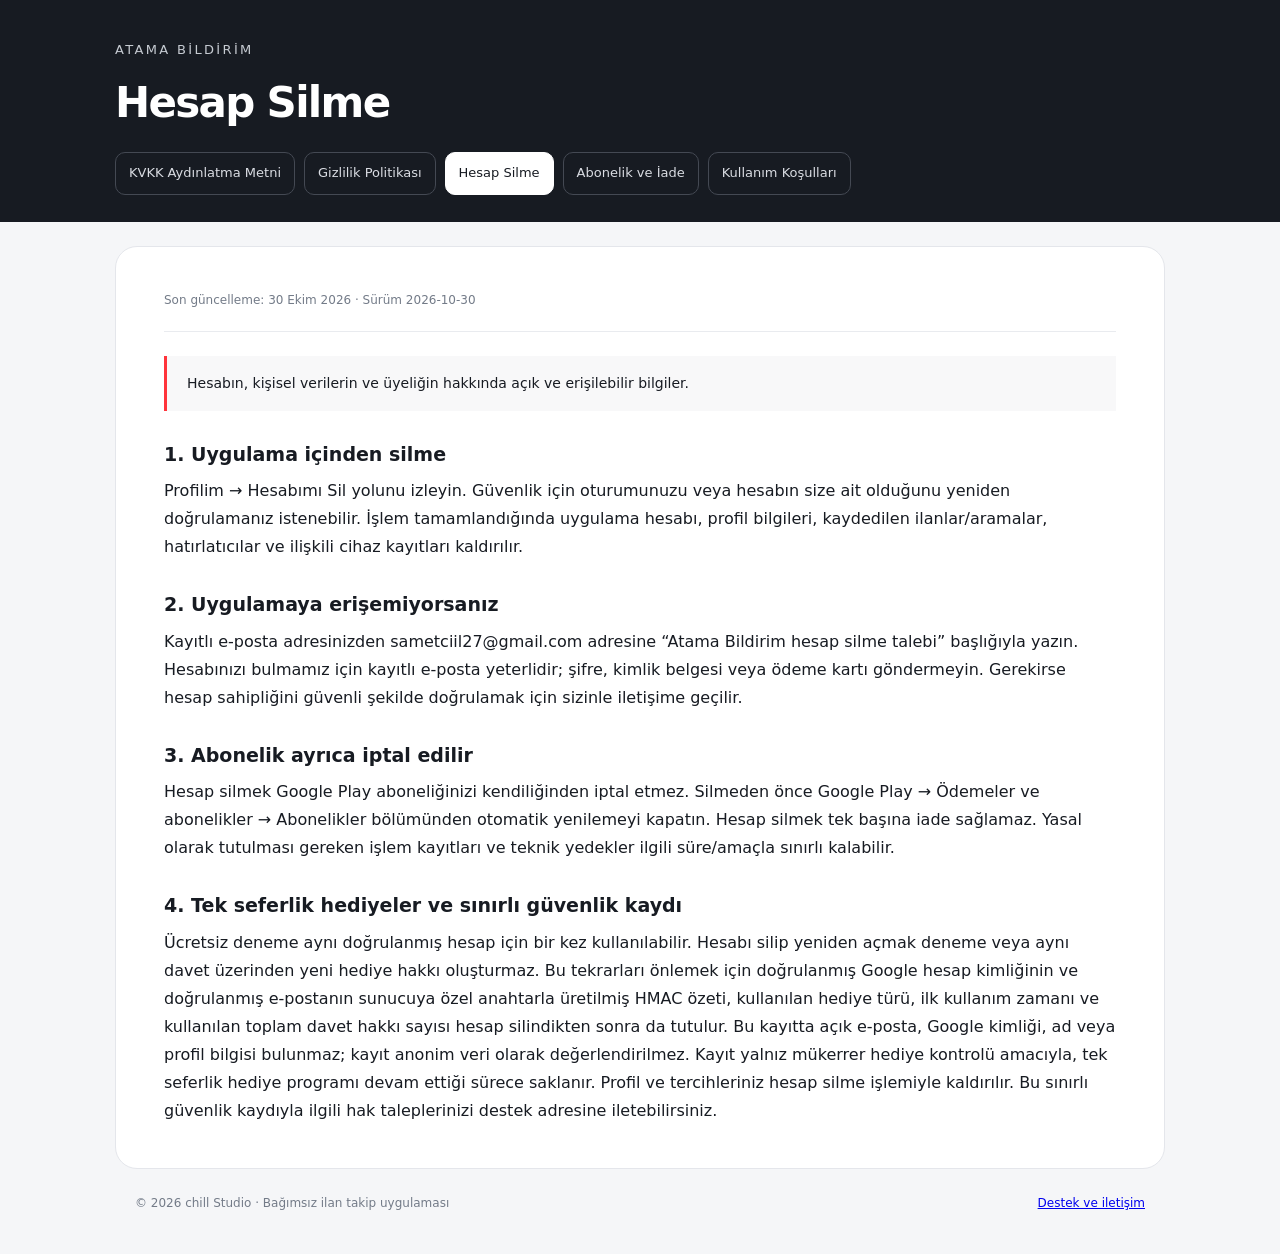
<file: delete-account.html>
<!doctype html><html lang="tr"><head><meta charset="utf-8"><meta name="viewport" content="width=device-width,initial-scale=1"><title>Hesap Silme | Atama Bildirim</title><link rel="stylesheet" href="style.css"></head><body><header><a class="brand" href="index.html">ATAMA BİLDİRİM</a><h1>Hesap Silme</h1><nav aria-label="Yasal sayfalar"><a href="kvkk.html">KVKK Aydınlatma Metni</a><a href="privacy-policy.html">Gizlilik Politikası</a><a href="delete-account.html" aria-current="page">Hesap Silme</a><a href="subscription-terms.html">Abonelik ve İade</a><a href="terms.html">Kullanım Koşulları</a></nav></header><main><p class="meta">Son güncelleme: 30 Ekim 2026 · Sürüm 2026-10-30</p><p class="intro">Hesabın, kişisel verilerin ve üyeliğin hakkında açık ve erişilebilir bilgiler.</p><section><h2>1. Uygulama içinden silme</h2><p>Profilim → Hesabımı Sil yolunu izleyin. Güvenlik için oturumunuzu veya hesabın size ait olduğunu yeniden doğrulamanız istenebilir. İşlem tamamlandığında uygulama hesabı, profil bilgileri, kaydedilen ilanlar/aramalar, hatırlatıcılar ve ilişkili cihaz kayıtları kaldırılır.</p></section><section><h2>2. Uygulamaya erişemiyorsanız</h2><p>Kayıtlı e-posta adresinizden sametciil27@gmail.com adresine “Atama Bildirim hesap silme talebi” başlığıyla yazın. Hesabınızı bulmamız için kayıtlı e-posta yeterlidir; şifre, kimlik belgesi veya ödeme kartı göndermeyin. Gerekirse hesap sahipliğini güvenli şekilde doğrulamak için sizinle iletişime geçilir.</p></section><section><h2>3. Abonelik ayrıca iptal edilir</h2><p>Hesap silmek Google Play aboneliğinizi kendiliğinden iptal etmez. Silmeden önce Google Play → Ödemeler ve abonelikler → Abonelikler bölümünden otomatik yenilemeyi kapatın. Hesap silmek tek başına iade sağlamaz. Yasal olarak tutulması gereken işlem kayıtları ve teknik yedekler ilgili süre/amaçla sınırlı kalabilir.</p></section><section><h2>4. Tek seferlik hediyeler ve sınırlı güvenlik kaydı</h2><p>Ücretsiz deneme aynı doğrulanmış hesap için bir kez kullanılabilir. Hesabı silip yeniden açmak deneme veya aynı davet üzerinden yeni hediye hakkı oluşturmaz. Bu tekrarları önlemek için doğrulanmış Google hesap kimliğinin ve doğrulanmış e-postanın sunucuya özel anahtarla üretilmiş HMAC özeti, kullanılan hediye türü, ilk kullanım zamanı ve kullanılan toplam davet hakkı sayısı hesap silindikten sonra da tutulur. Bu kayıtta açık e-posta, Google kimliği, ad veya profil bilgisi bulunmaz; kayıt anonim veri olarak değerlendirilmez. Kayıt yalnız mükerrer hediye kontrolü amacıyla, tek seferlik hediye programı devam ettiği sürece saklanır. Profil ve tercihleriniz hesap silme işlemiyle kaldırılır. Bu sınırlı güvenlik kaydıyla ilgili hak taleplerinizi destek adresine iletebilirsiniz.</p></section></main><footer><span>© 2026 chill Studio · Bağımsız ilan takip uygulaması</span><a href="mailto:sametciil27@gmail.com">Destek ve iletişim</a></footer></body></html>
</file>
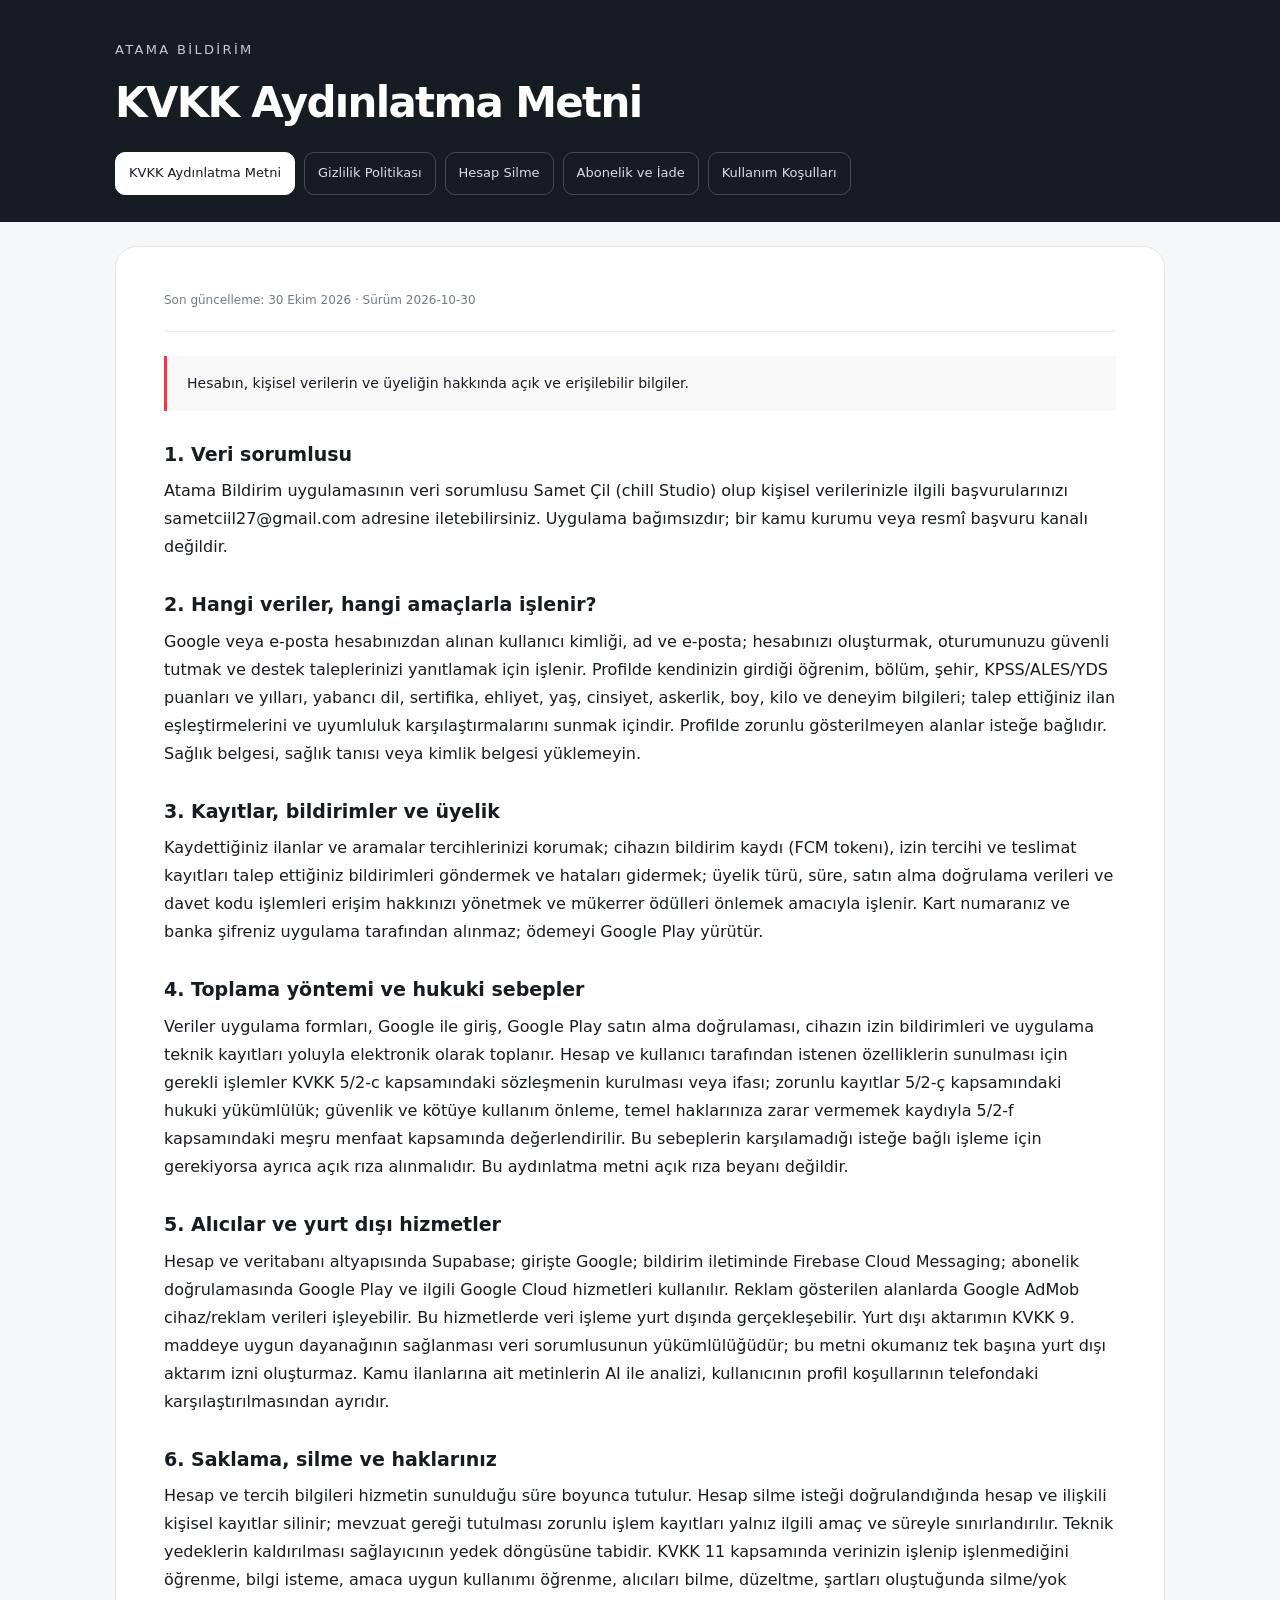
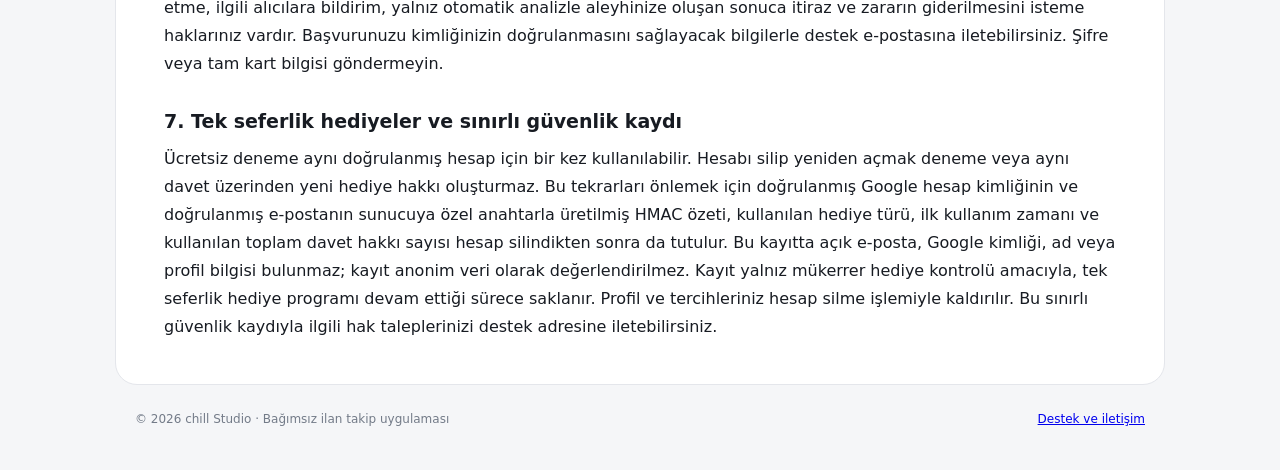
<file: kvkk.html>
<!doctype html><html lang="tr"><head><meta charset="utf-8"><meta name="viewport" content="width=device-width,initial-scale=1"><title>KVKK Aydınlatma Metni | Atama Bildirim</title><link rel="stylesheet" href="style.css"></head><body><header><a class="brand" href="index.html">ATAMA BİLDİRİM</a><h1>KVKK Aydınlatma Metni</h1><nav aria-label="Yasal sayfalar"><a href="kvkk.html" aria-current="page">KVKK Aydınlatma Metni</a><a href="privacy-policy.html">Gizlilik Politikası</a><a href="delete-account.html">Hesap Silme</a><a href="subscription-terms.html">Abonelik ve İade</a><a href="terms.html">Kullanım Koşulları</a></nav></header><main><p class="meta">Son güncelleme: 30 Ekim 2026 · Sürüm 2026-10-30</p><p class="intro">Hesabın, kişisel verilerin ve üyeliğin hakkında açık ve erişilebilir bilgiler.</p><section><h2>1. Veri sorumlusu</h2><p>Atama Bildirim uygulamasının veri sorumlusu Samet Çil (chill Studio) olup kişisel verilerinizle ilgili başvurularınızı sametciil27@gmail.com adresine iletebilirsiniz. Uygulama bağımsızdır; bir kamu kurumu veya resmî başvuru kanalı değildir.</p></section><section><h2>2. Hangi veriler, hangi amaçlarla işlenir?</h2><p>Google veya e-posta hesabınızdan alınan kullanıcı kimliği, ad ve e-posta; hesabınızı oluşturmak, oturumunuzu güvenli tutmak ve destek taleplerinizi yanıtlamak için işlenir. Profilde kendinizin girdiği öğrenim, bölüm, şehir, KPSS/ALES/YDS puanları ve yılları, yabancı dil, sertifika, ehliyet, yaş, cinsiyet, askerlik, boy, kilo ve deneyim bilgileri; talep ettiğiniz ilan eşleştirmelerini ve uyumluluk karşılaştırmalarını sunmak içindir. Profilde zorunlu gösterilmeyen alanlar isteğe bağlıdır. Sağlık belgesi, sağlık tanısı veya kimlik belgesi yüklemeyin.</p></section><section><h2>3. Kayıtlar, bildirimler ve üyelik</h2><p>Kaydettiğiniz ilanlar ve aramalar tercihlerinizi korumak; cihazın bildirim kaydı (FCM tokenı), izin tercihi ve teslimat kayıtları talep ettiğiniz bildirimleri göndermek ve hataları gidermek; üyelik türü, süre, satın alma doğrulama verileri ve davet kodu işlemleri erişim hakkınızı yönetmek ve mükerrer ödülleri önlemek amacıyla işlenir. Kart numaranız ve banka şifreniz uygulama tarafından alınmaz; ödemeyi Google Play yürütür.</p></section><section><h2>4. Toplama yöntemi ve hukuki sebepler</h2><p>Veriler uygulama formları, Google ile giriş, Google Play satın alma doğrulaması, cihazın izin bildirimleri ve uygulama teknik kayıtları yoluyla elektronik olarak toplanır. Hesap ve kullanıcı tarafından istenen özelliklerin sunulması için gerekli işlemler KVKK 5/2-c kapsamındaki sözleşmenin kurulması veya ifası; zorunlu kayıtlar 5/2-ç kapsamındaki hukuki yükümlülük; güvenlik ve kötüye kullanım önleme, temel haklarınıza zarar vermemek kaydıyla 5/2-f kapsamındaki meşru menfaat kapsamında değerlendirilir. Bu sebeplerin karşılamadığı isteğe bağlı işleme için gerekiyorsa ayrıca açık rıza alınmalıdır. Bu aydınlatma metni açık rıza beyanı değildir.</p></section><section><h2>5. Alıcılar ve yurt dışı hizmetler</h2><p>Hesap ve veritabanı altyapısında Supabase; girişte Google; bildirim iletiminde Firebase Cloud Messaging; abonelik doğrulamasında Google Play ve ilgili Google Cloud hizmetleri kullanılır. Reklam gösterilen alanlarda Google AdMob cihaz/reklam verileri işleyebilir. Bu hizmetlerde veri işleme yurt dışında gerçekleşebilir. Yurt dışı aktarımın KVKK 9. maddeye uygun dayanağının sağlanması veri sorumlusunun yükümlülüğüdür; bu metni okumanız tek başına yurt dışı aktarım izni oluşturmaz. Kamu ilanlarına ait metinlerin AI ile analizi, kullanıcının profil koşullarının telefondaki karşılaştırılmasından ayrıdır.</p></section><section><h2>6. Saklama, silme ve haklarınız</h2><p>Hesap ve tercih bilgileri hizmetin sunulduğu süre boyunca tutulur. Hesap silme isteği doğrulandığında hesap ve ilişkili kişisel kayıtlar silinir; mevzuat gereği tutulması zorunlu işlem kayıtları yalnız ilgili amaç ve süreyle sınırlandırılır. Teknik yedeklerin kaldırılması sağlayıcının yedek döngüsüne tabidir. KVKK 11 kapsamında verinizin işlenip işlenmediğini öğrenme, bilgi isteme, amaca uygun kullanımı öğrenme, alıcıları bilme, düzeltme, şartları oluştuğunda silme/yok etme, ilgili alıcılara bildirim, yalnız otomatik analizle aleyhinize oluşan sonuca itiraz ve zararın giderilmesini isteme haklarınız vardır. Başvurunuzu kimliğinizin doğrulanmasını sağlayacak bilgilerle destek e-postasına iletebilirsiniz. Şifre veya tam kart bilgisi göndermeyin.</p></section><section><h2>7. Tek seferlik hediyeler ve sınırlı güvenlik kaydı</h2><p>Ücretsiz deneme aynı doğrulanmış hesap için bir kez kullanılabilir. Hesabı silip yeniden açmak deneme veya aynı davet üzerinden yeni hediye hakkı oluşturmaz. Bu tekrarları önlemek için doğrulanmış Google hesap kimliğinin ve doğrulanmış e-postanın sunucuya özel anahtarla üretilmiş HMAC özeti, kullanılan hediye türü, ilk kullanım zamanı ve kullanılan toplam davet hakkı sayısı hesap silindikten sonra da tutulur. Bu kayıtta açık e-posta, Google kimliği, ad veya profil bilgisi bulunmaz; kayıt anonim veri olarak değerlendirilmez. Kayıt yalnız mükerrer hediye kontrolü amacıyla, tek seferlik hediye programı devam ettiği sürece saklanır. Profil ve tercihleriniz hesap silme işlemiyle kaldırılır. Bu sınırlı güvenlik kaydıyla ilgili hak taleplerinizi destek adresine iletebilirsiniz.</p></section></main><footer><span>© 2026 chill Studio · Bağımsız ilan takip uygulaması</span><a href="mailto:sametciil27@gmail.com">Destek ve iletişim</a></footer></body></html>
</file>
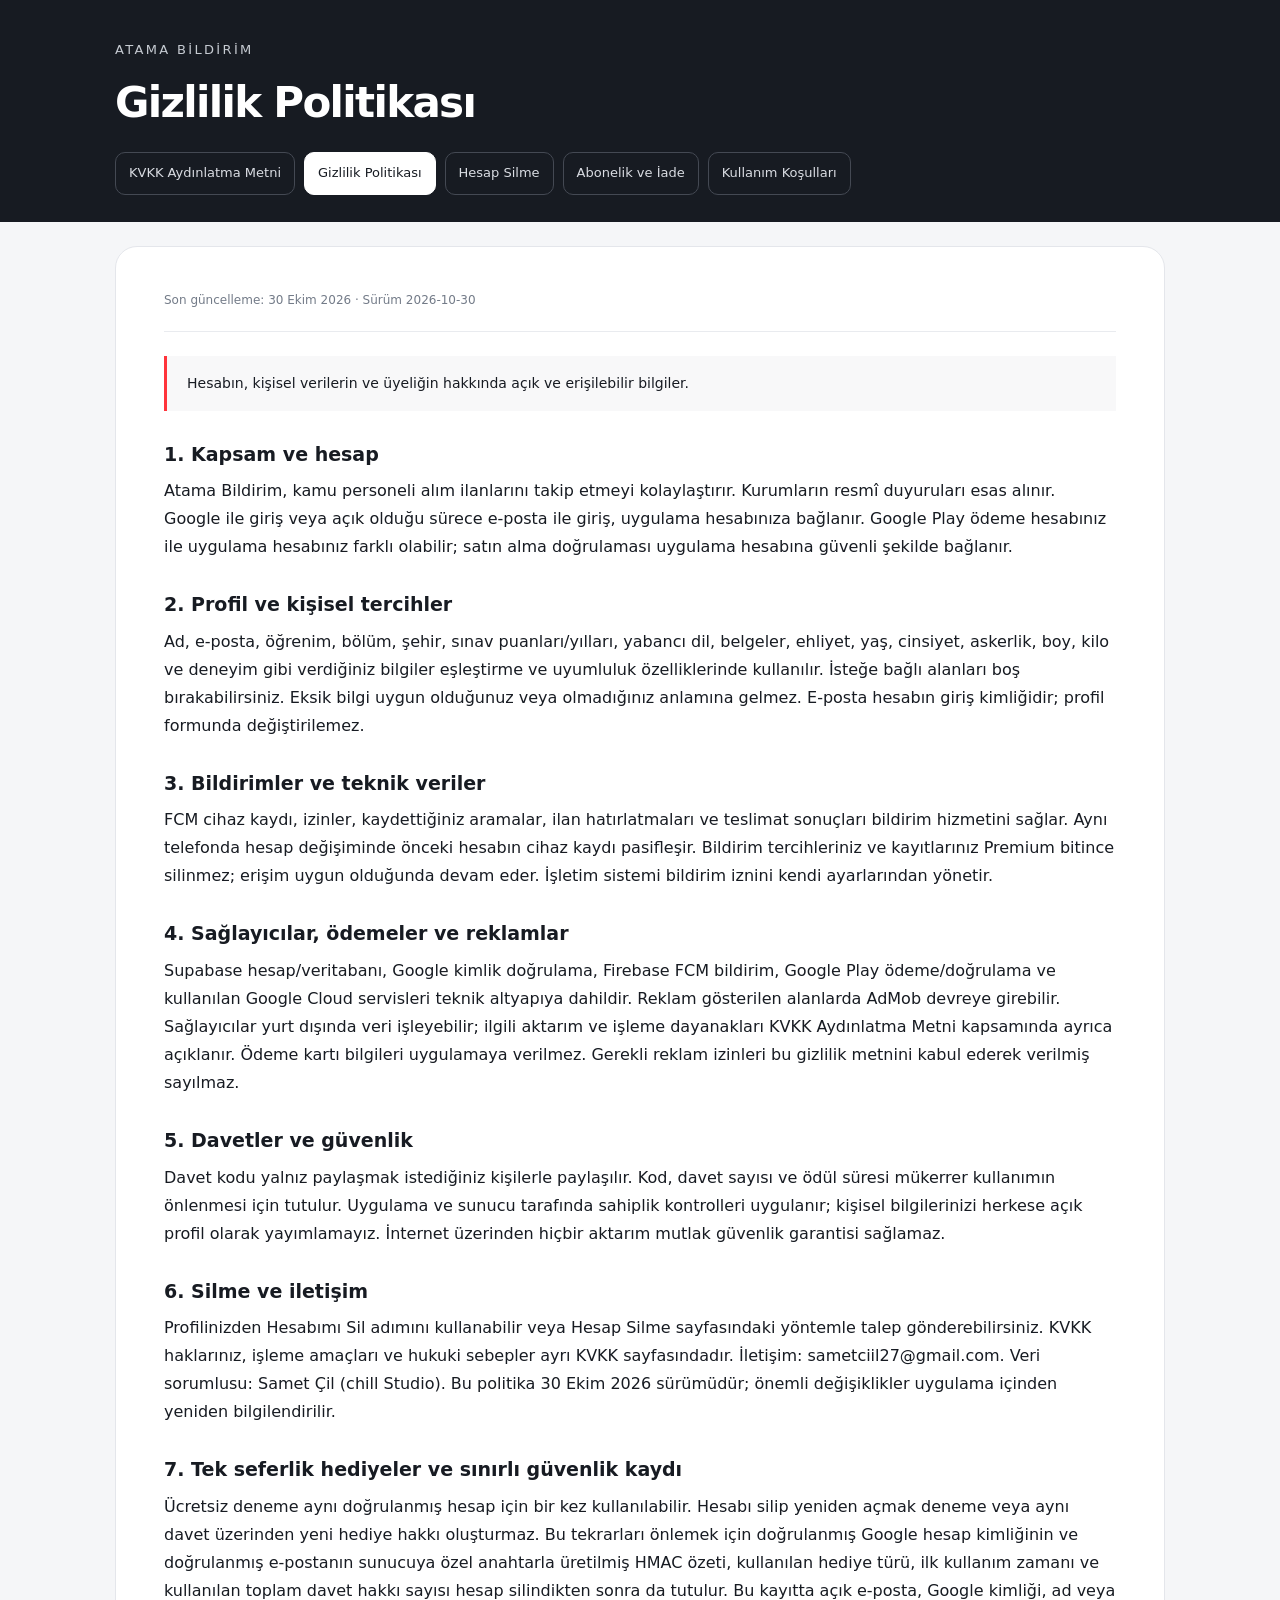
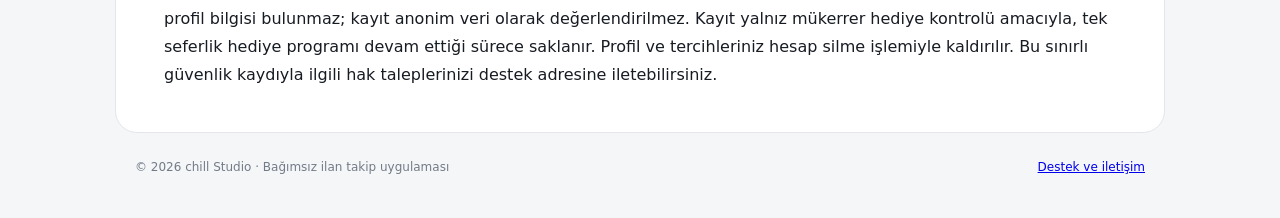
<file: privacy-policy.html>
<!doctype html><html lang="tr"><head><meta charset="utf-8"><meta name="viewport" content="width=device-width,initial-scale=1"><title>Gizlilik Politikası | Atama Bildirim</title><link rel="stylesheet" href="style.css"></head><body><header><a class="brand" href="index.html">ATAMA BİLDİRİM</a><h1>Gizlilik Politikası</h1><nav aria-label="Yasal sayfalar"><a href="kvkk.html">KVKK Aydınlatma Metni</a><a href="privacy-policy.html" aria-current="page">Gizlilik Politikası</a><a href="delete-account.html">Hesap Silme</a><a href="subscription-terms.html">Abonelik ve İade</a><a href="terms.html">Kullanım Koşulları</a></nav></header><main><p class="meta">Son güncelleme: 30 Ekim 2026 · Sürüm 2026-10-30</p><p class="intro">Hesabın, kişisel verilerin ve üyeliğin hakkında açık ve erişilebilir bilgiler.</p><section><h2>1. Kapsam ve hesap</h2><p>Atama Bildirim, kamu personeli alım ilanlarını takip etmeyi kolaylaştırır. Kurumların resmî duyuruları esas alınır. Google ile giriş veya açık olduğu sürece e-posta ile giriş, uygulama hesabınıza bağlanır. Google Play ödeme hesabınız ile uygulama hesabınız farklı olabilir; satın alma doğrulaması uygulama hesabına güvenli şekilde bağlanır.</p></section><section><h2>2. Profil ve kişisel tercihler</h2><p>Ad, e-posta, öğrenim, bölüm, şehir, sınav puanları/yılları, yabancı dil, belgeler, ehliyet, yaş, cinsiyet, askerlik, boy, kilo ve deneyim gibi verdiğiniz bilgiler eşleştirme ve uyumluluk özelliklerinde kullanılır. İsteğe bağlı alanları boş bırakabilirsiniz. Eksik bilgi uygun olduğunuz veya olmadığınız anlamına gelmez. E-posta hesabın giriş kimliğidir; profil formunda değiştirilemez.</p></section><section><h2>3. Bildirimler ve teknik veriler</h2><p>FCM cihaz kaydı, izinler, kaydettiğiniz aramalar, ilan hatırlatmaları ve teslimat sonuçları bildirim hizmetini sağlar. Aynı telefonda hesap değişiminde önceki hesabın cihaz kaydı pasifleşir. Bildirim tercihleriniz ve kayıtlarınız Premium bitince silinmez; erişim uygun olduğunda devam eder. İşletim sistemi bildirim iznini kendi ayarlarından yönetir.</p></section><section><h2>4. Sağlayıcılar, ödemeler ve reklamlar</h2><p>Supabase hesap/veritabanı, Google kimlik doğrulama, Firebase FCM bildirim, Google Play ödeme/doğrulama ve kullanılan Google Cloud servisleri teknik altyapıya dahildir. Reklam gösterilen alanlarda AdMob devreye girebilir. Sağlayıcılar yurt dışında veri işleyebilir; ilgili aktarım ve işleme dayanakları KVKK Aydınlatma Metni kapsamında ayrıca açıklanır. Ödeme kartı bilgileri uygulamaya verilmez. Gerekli reklam izinleri bu gizlilik metnini kabul ederek verilmiş sayılmaz.</p></section><section><h2>5. Davetler ve güvenlik</h2><p>Davet kodu yalnız paylaşmak istediğiniz kişilerle paylaşılır. Kod, davet sayısı ve ödül süresi mükerrer kullanımın önlenmesi için tutulur. Uygulama ve sunucu tarafında sahiplik kontrolleri uygulanır; kişisel bilgilerinizi herkese açık profil olarak yayımlamayız. İnternet üzerinden hiçbir aktarım mutlak güvenlik garantisi sağlamaz.</p></section><section><h2>6. Silme ve iletişim</h2><p>Profilinizden Hesabımı Sil adımını kullanabilir veya Hesap Silme sayfasındaki yöntemle talep gönderebilirsiniz. KVKK haklarınız, işleme amaçları ve hukuki sebepler ayrı KVKK sayfasındadır. İletişim: sametciil27@gmail.com. Veri sorumlusu: Samet Çil (chill Studio). Bu politika 30 Ekim 2026 sürümüdür; önemli değişiklikler uygulama içinden yeniden bilgilendirilir.</p></section><section><h2>7. Tek seferlik hediyeler ve sınırlı güvenlik kaydı</h2><p>Ücretsiz deneme aynı doğrulanmış hesap için bir kez kullanılabilir. Hesabı silip yeniden açmak deneme veya aynı davet üzerinden yeni hediye hakkı oluşturmaz. Bu tekrarları önlemek için doğrulanmış Google hesap kimliğinin ve doğrulanmış e-postanın sunucuya özel anahtarla üretilmiş HMAC özeti, kullanılan hediye türü, ilk kullanım zamanı ve kullanılan toplam davet hakkı sayısı hesap silindikten sonra da tutulur. Bu kayıtta açık e-posta, Google kimliği, ad veya profil bilgisi bulunmaz; kayıt anonim veri olarak değerlendirilmez. Kayıt yalnız mükerrer hediye kontrolü amacıyla, tek seferlik hediye programı devam ettiği sürece saklanır. Profil ve tercihleriniz hesap silme işlemiyle kaldırılır. Bu sınırlı güvenlik kaydıyla ilgili hak taleplerinizi destek adresine iletebilirsiniz.</p></section></main><footer><span>© 2026 chill Studio · Bağımsız ilan takip uygulaması</span><a href="mailto:sametciil27@gmail.com">Destek ve iletişim</a></footer></body></html>
</file>
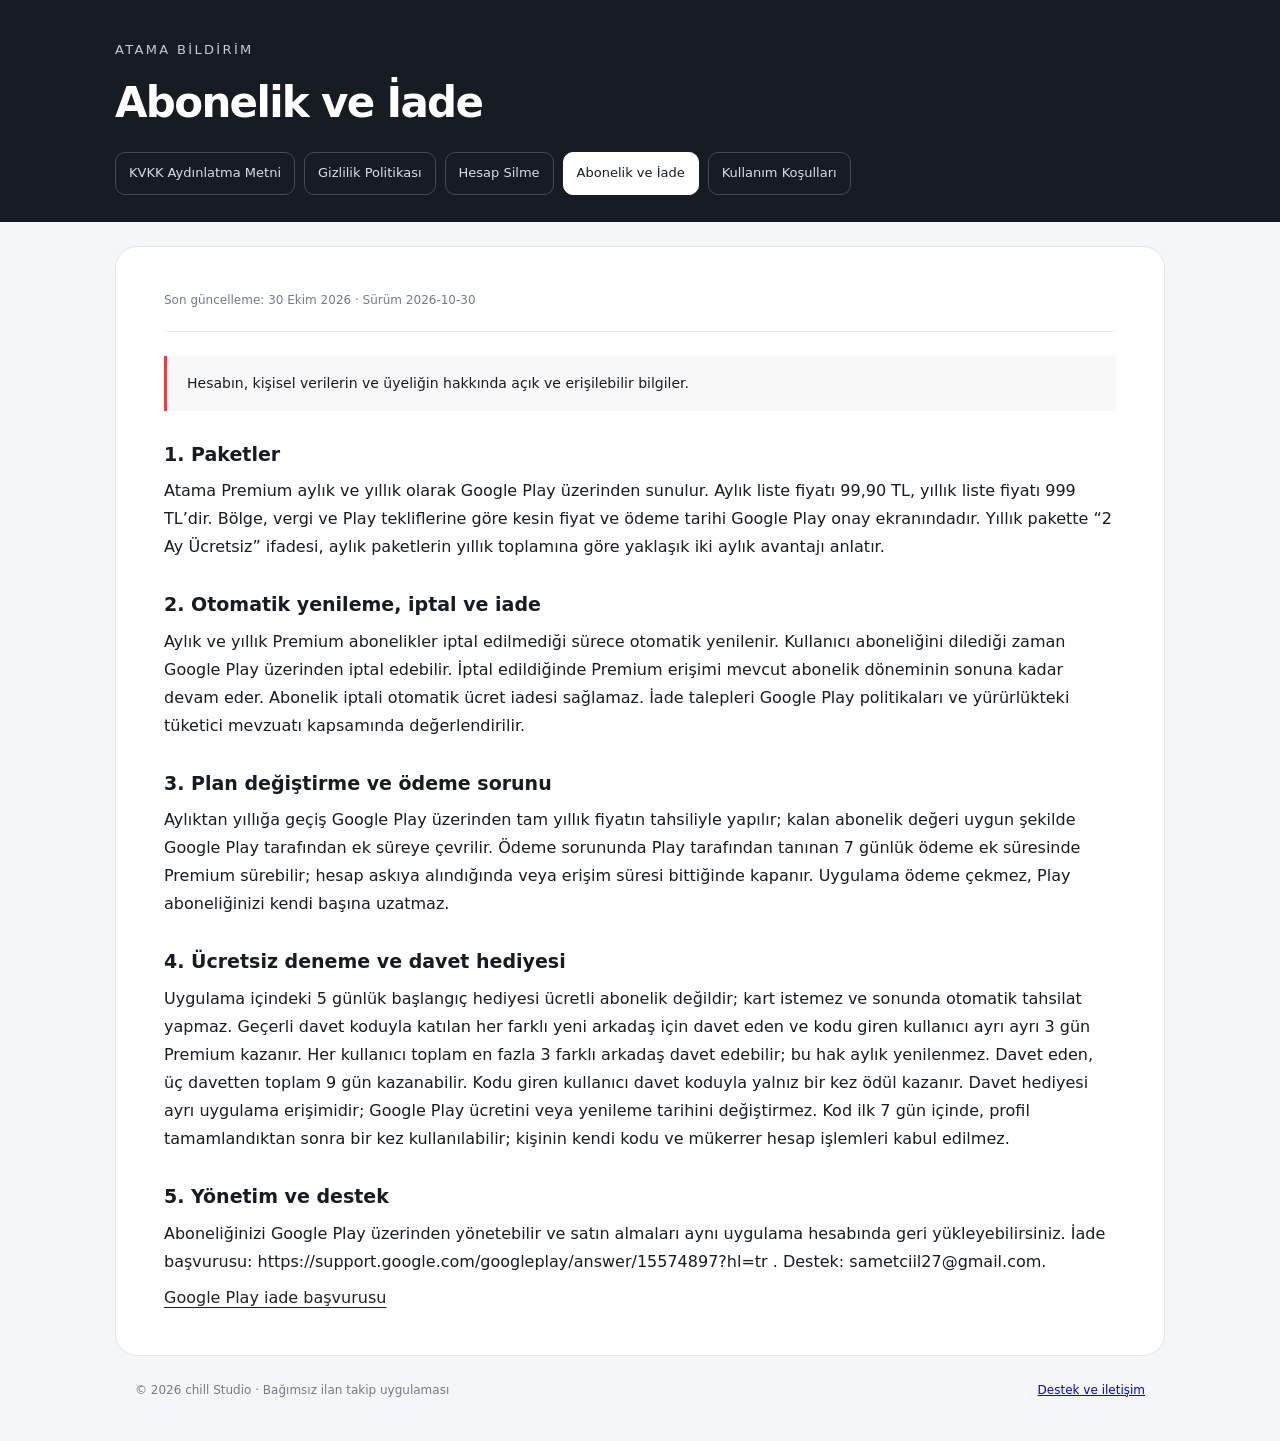
<file: subscription-terms.html>
<!doctype html><html lang="tr"><head><meta charset="utf-8"><meta name="viewport" content="width=device-width,initial-scale=1"><title>Abonelik ve İade | Atama Bildirim</title><link rel="stylesheet" href="style.css"></head><body><header><a class="brand" href="index.html">ATAMA BİLDİRİM</a><h1>Abonelik ve İade</h1><nav aria-label="Yasal sayfalar"><a href="kvkk.html">KVKK Aydınlatma Metni</a><a href="privacy-policy.html">Gizlilik Politikası</a><a href="delete-account.html">Hesap Silme</a><a href="subscription-terms.html" aria-current="page">Abonelik ve İade</a><a href="terms.html">Kullanım Koşulları</a></nav></header><main><p class="meta">Son güncelleme: 30 Ekim 2026 · Sürüm 2026-10-30</p><p class="intro">Hesabın, kişisel verilerin ve üyeliğin hakkında açık ve erişilebilir bilgiler.</p><section><h2>1. Paketler</h2><p>Atama Premium aylık ve yıllık olarak Google Play üzerinden sunulur. Aylık liste fiyatı 99,90 TL, yıllık liste fiyatı 999 TL’dir. Bölge, vergi ve Play tekliflerine göre kesin fiyat ve ödeme tarihi Google Play onay ekranındadır. Yıllık pakette “2 Ay Ücretsiz” ifadesi, aylık paketlerin yıllık toplamına göre yaklaşık iki aylık avantajı anlatır.</p></section><section><h2>2. Otomatik yenileme, iptal ve iade</h2><p>Aylık ve yıllık Premium abonelikler iptal edilmediği sürece otomatik yenilenir. Kullanıcı aboneliğini dilediği zaman Google Play üzerinden iptal edebilir. İptal edildiğinde Premium erişimi mevcut abonelik döneminin sonuna kadar devam eder. Abonelik iptali otomatik ücret iadesi sağlamaz. İade talepleri Google Play politikaları ve yürürlükteki tüketici mevzuatı kapsamında değerlendirilir.</p></section><section><h2>3. Plan değiştirme ve ödeme sorunu</h2><p>Aylıktan yıllığa geçiş Google Play üzerinden tam yıllık fiyatın tahsiliyle yapılır; kalan abonelik değeri uygun şekilde Google Play tarafından ek süreye çevrilir. Ödeme sorununda Play tarafından tanınan 7 günlük ödeme ek süresinde Premium sürebilir; hesap askıya alındığında veya erişim süresi bittiğinde kapanır. Uygulama ödeme çekmez, Play aboneliğinizi kendi başına uzatmaz.</p></section><section><h2>4. Ücretsiz deneme ve davet hediyesi</h2><p>Uygulama içindeki 5 günlük başlangıç hediyesi ücretli abonelik değildir; kart istemez ve sonunda otomatik tahsilat yapmaz. Geçerli davet koduyla katılan her farklı yeni arkadaş için davet eden ve kodu giren kullanıcı ayrı ayrı 3 gün Premium kazanır. Her kullanıcı toplam en fazla 3 farklı arkadaş davet edebilir; bu hak aylık yenilenmez. Davet eden, üç davetten toplam 9 gün kazanabilir. Kodu giren kullanıcı davet koduyla yalnız bir kez ödül kazanır. Davet hediyesi ayrı uygulama erişimidir; Google Play ücretini veya yenileme tarihini değiştirmez. Kod ilk 7 gün içinde, profil tamamlandıktan sonra bir kez kullanılabilir; kişinin kendi kodu ve mükerrer hesap işlemleri kabul edilmez.</p></section><section><h2>5. Yönetim ve destek</h2><p>Aboneliğinizi Google Play üzerinden yönetebilir ve satın almaları aynı uygulama hesabında geri yükleyebilirsiniz. İade başvurusu: https://support.google.com/googleplay/answer/15574897?hl=tr . Destek: sametciil27@gmail.com.</p></section><p><a href="https://support.google.com/googleplay/answer/15574897?hl=tr" rel="noopener">Google Play iade başvurusu</a></p></main><footer><span>© 2026 chill Studio · Bağımsız ilan takip uygulaması</span><a href="mailto:sametciil27@gmail.com">Destek ve iletişim</a></footer></body></html>
</file>
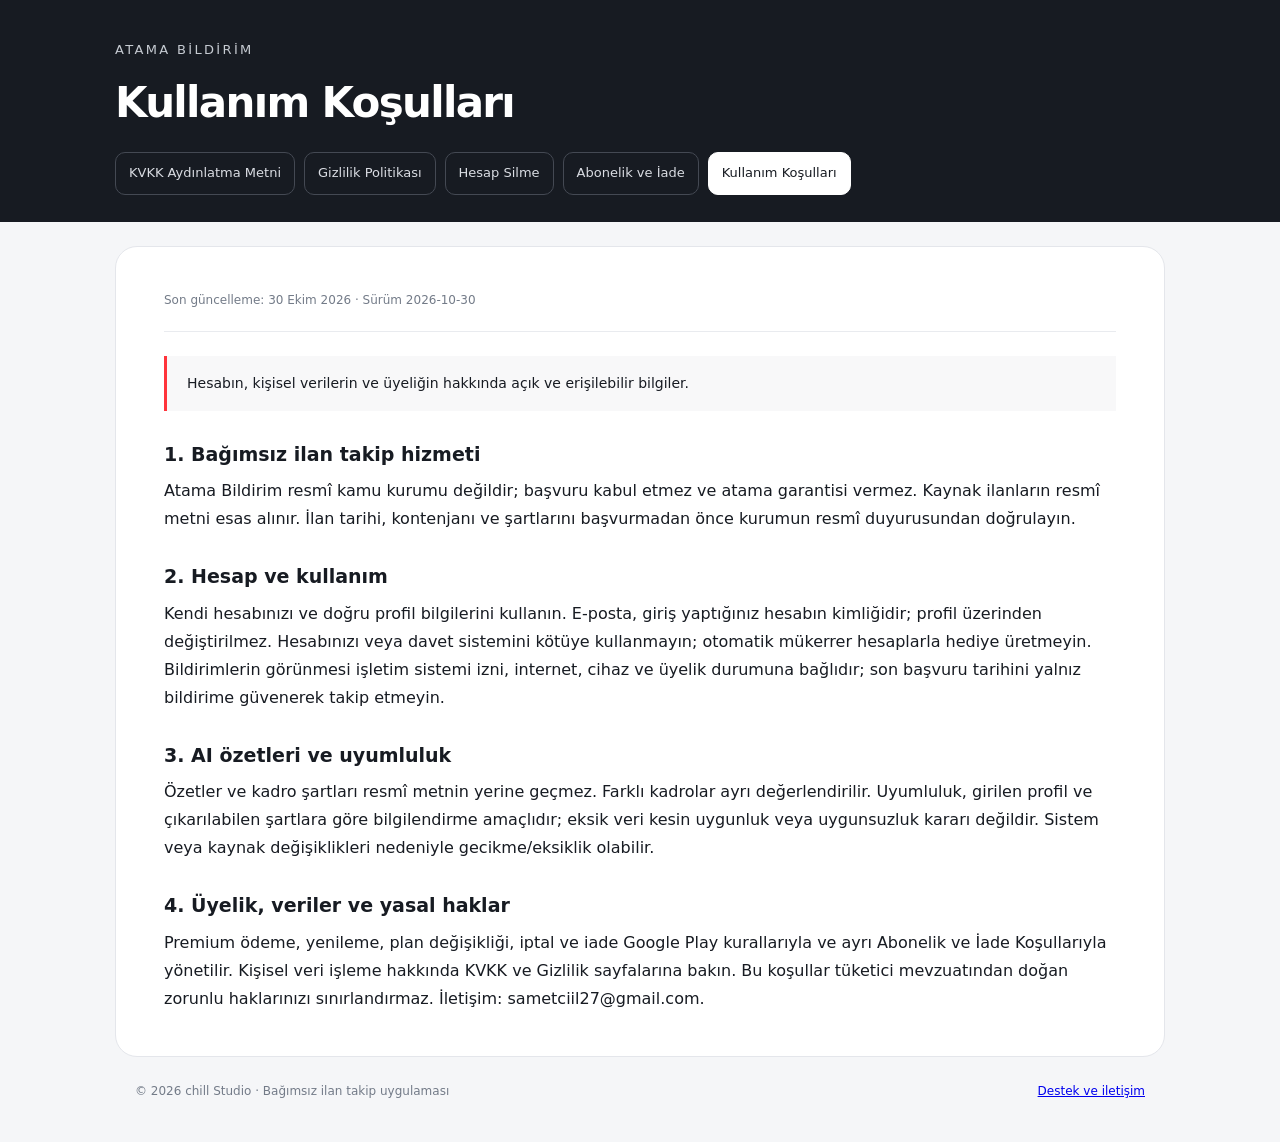
<file: terms.html>
<!doctype html><html lang="tr"><head><meta charset="utf-8"><meta name="viewport" content="width=device-width,initial-scale=1"><title>Kullanım Koşulları | Atama Bildirim</title><link rel="stylesheet" href="style.css"></head><body><header><a class="brand" href="index.html">ATAMA BİLDİRİM</a><h1>Kullanım Koşulları</h1><nav aria-label="Yasal sayfalar"><a href="kvkk.html">KVKK Aydınlatma Metni</a><a href="privacy-policy.html">Gizlilik Politikası</a><a href="delete-account.html">Hesap Silme</a><a href="subscription-terms.html">Abonelik ve İade</a><a href="terms.html" aria-current="page">Kullanım Koşulları</a></nav></header><main><p class="meta">Son güncelleme: 30 Ekim 2026 · Sürüm 2026-10-30</p><p class="intro">Hesabın, kişisel verilerin ve üyeliğin hakkında açık ve erişilebilir bilgiler.</p><section><h2>1. Bağımsız ilan takip hizmeti</h2><p>Atama Bildirim resmî kamu kurumu değildir; başvuru kabul etmez ve atama garantisi vermez. Kaynak ilanların resmî metni esas alınır. İlan tarihi, kontenjanı ve şartlarını başvurmadan önce kurumun resmî duyurusundan doğrulayın.</p></section><section><h2>2. Hesap ve kullanım</h2><p>Kendi hesabınızı ve doğru profil bilgilerini kullanın. E-posta, giriş yaptığınız hesabın kimliğidir; profil üzerinden değiştirilmez. Hesabınızı veya davet sistemini kötüye kullanmayın; otomatik mükerrer hesaplarla hediye üretmeyin. Bildirimlerin görünmesi işletim sistemi izni, internet, cihaz ve üyelik durumuna bağlıdır; son başvuru tarihini yalnız bildirime güvenerek takip etmeyin.</p></section><section><h2>3. AI özetleri ve uyumluluk</h2><p>Özetler ve kadro şartları resmî metnin yerine geçmez. Farklı kadrolar ayrı değerlendirilir. Uyumluluk, girilen profil ve çıkarılabilen şartlara göre bilgilendirme amaçlıdır; eksik veri kesin uygunluk veya uygunsuzluk kararı değildir. Sistem veya kaynak değişiklikleri nedeniyle gecikme/eksiklik olabilir.</p></section><section><h2>4. Üyelik, veriler ve yasal haklar</h2><p>Premium ödeme, yenileme, plan değişikliği, iptal ve iade Google Play kurallarıyla ve ayrı Abonelik ve İade Koşullarıyla yönetilir. Kişisel veri işleme hakkında KVKK ve Gizlilik sayfalarına bakın. Bu koşullar tüketici mevzuatından doğan zorunlu haklarınızı sınırlandırmaz. İletişim: sametciil27@gmail.com.</p></section></main><footer><span>© 2026 chill Studio · Bağımsız ilan takip uygulaması</span><a href="mailto:sametciil27@gmail.com">Destek ve iletişim</a></footer></body></html>
</file>
<file: style.css>
*{box-sizing:border-box}body{margin:0;background:#f5f6f8;color:#171b22;font:16px/1.75 system-ui,-apple-system,sans-serif}header{background:#171b22;color:#fff;padding:35px max(20px,calc((100vw - 1050px)/2)) 27px}.brand{font-size:13px;letter-spacing:.18em;color:#c6cbd2;text-decoration:none}h1{font-size:clamp(27px,5vw,42px);line-height:1.2;margin:15px 0 24px;letter-spacing:-.04em}nav{display:flex;flex-wrap:wrap;gap:9px}nav a{color:#dadde3;text-decoration:none;font-size:13px;padding:9px 13px;border:1px solid #444953;border-radius:10px}nav a[aria-current=page],nav a:hover{background:#fff;color:#171b22;border-color:#fff}main{max-width:1050px;margin:24px auto;padding:35px clamp(20px,5vw,48px);background:#fff;border:1px solid #e4e6eb;border-radius:22px}.meta{font-size:12px;color:#737b88;border-bottom:1px solid #e9ebef;padding-bottom:20px}.intro{border-left:3px solid #ff343b;background:#f8f8f9;padding:15px 20px;margin:24px 0;font-size:14px}h2{font-size:19px;line-height:1.4;margin:30px 0 10px}p{margin:8px 0;overflow-wrap:anywhere}main a{color:#222;text-underline-offset:4px}footer{max-width:1050px;margin:20px auto 40px;padding:0 20px;font-size:12px;color:#737b88;display:flex;justify-content:space-between;gap:20px;flex-wrap:wrap}@media(max-width:700px){main{margin:16px 12px;padding:24px 19px}header{padding:26px 20px}nav a{font-size:12px;padding:8px 10px}}
</file>
